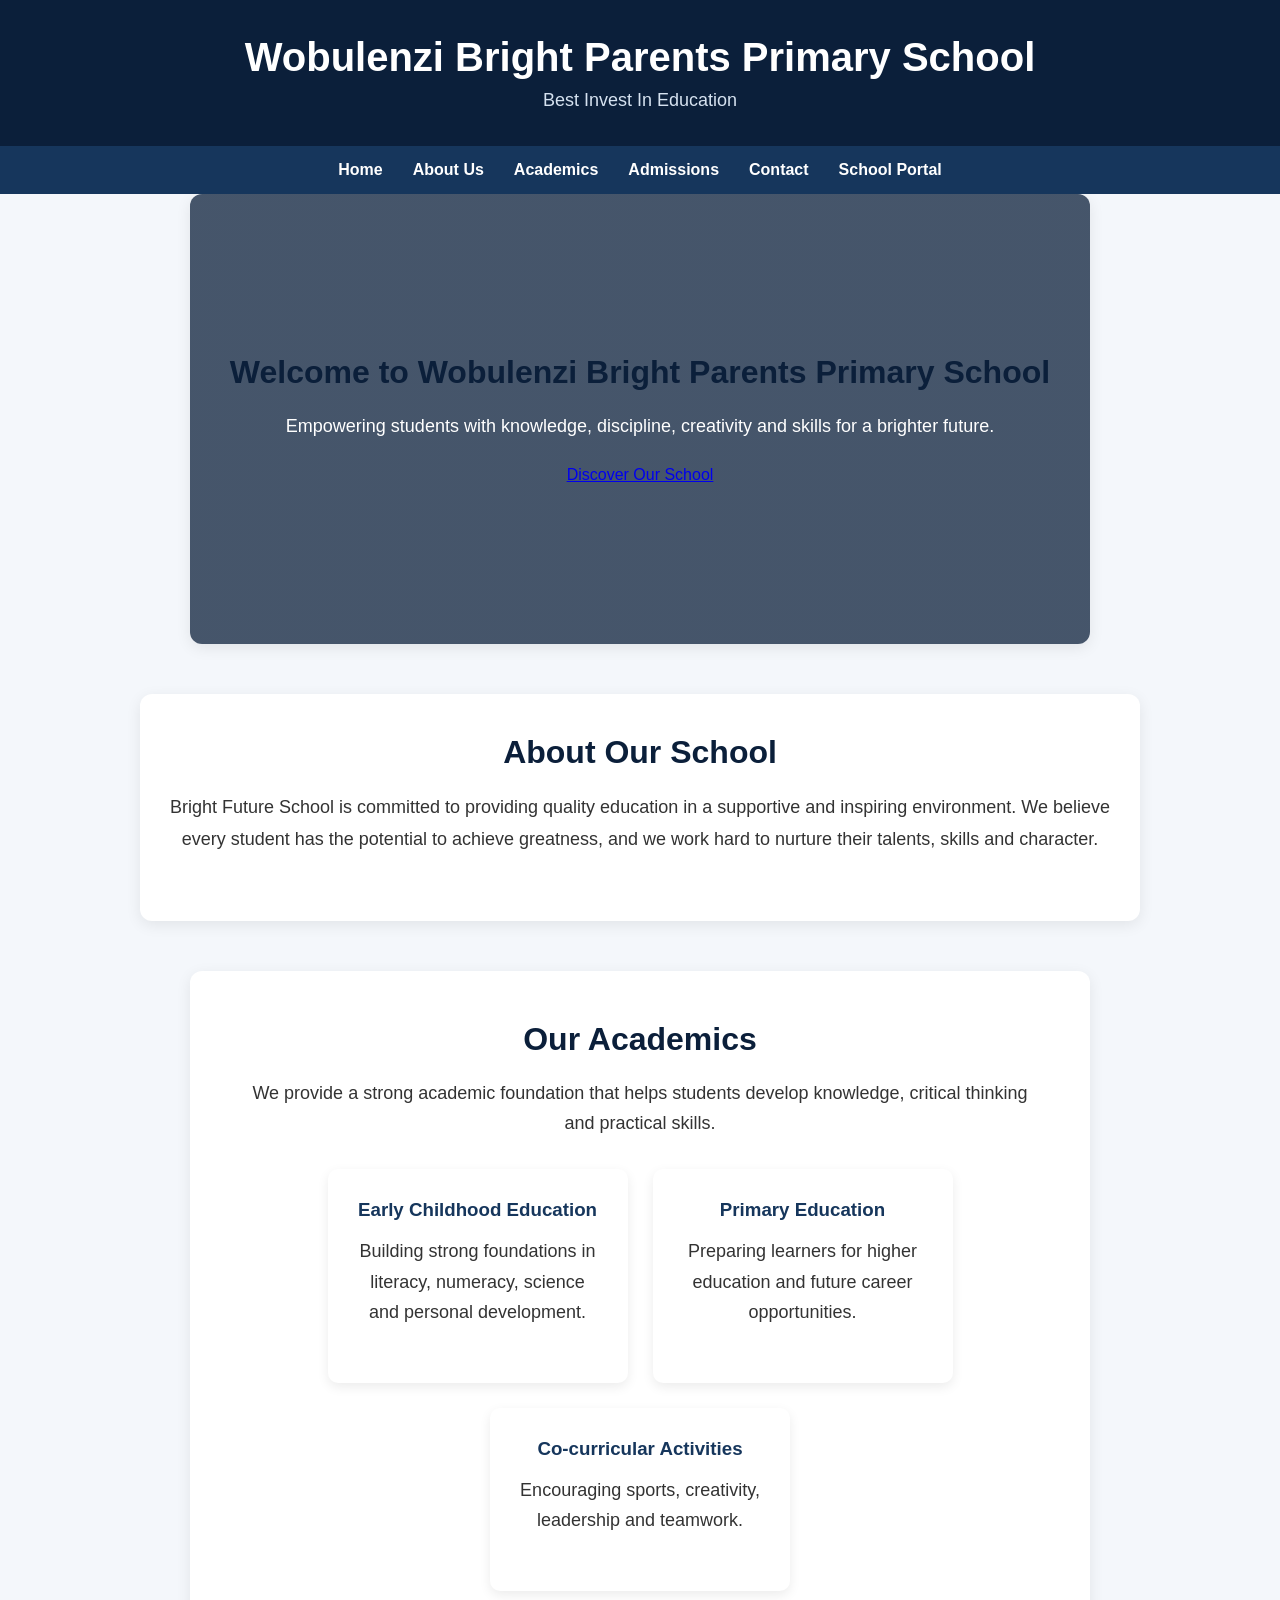
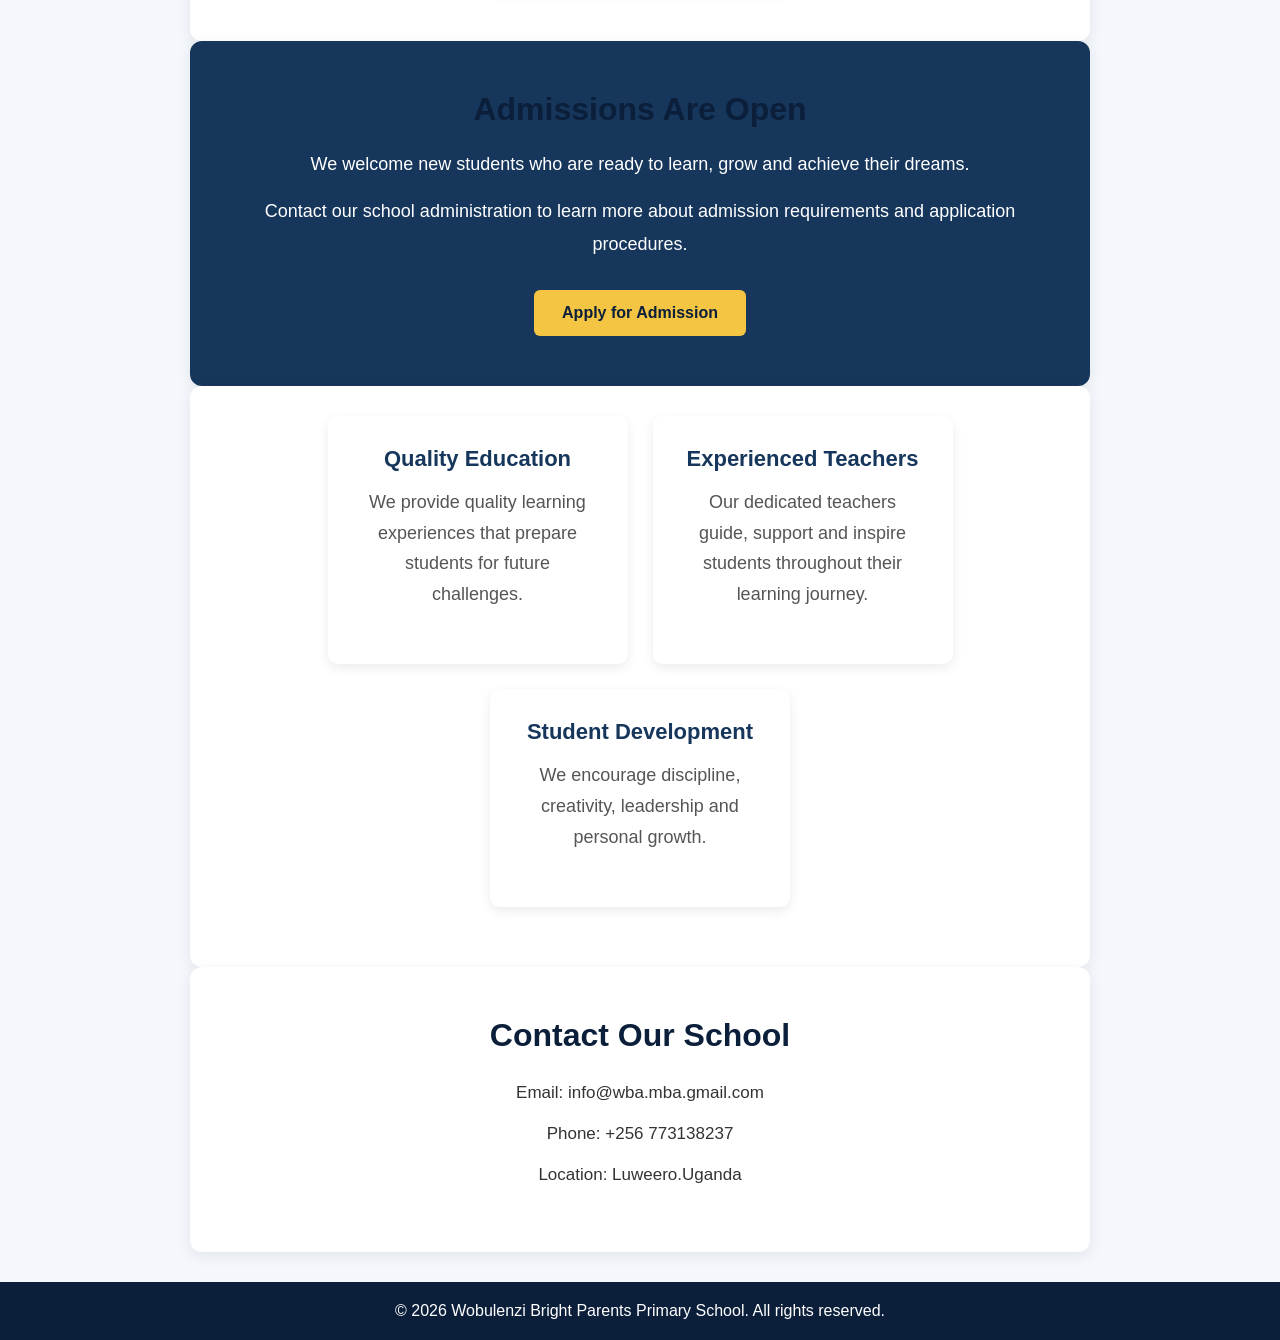
<file: index.html>
<!DOCTYPE html>
<html lang="en">
<head>
    <meta charset="UTF-8">
    <meta name="viewport" content="width=device-width, initial-scale=1.0">

    <title>Bright Future School</title>

    <link rel="stylesheet" href="style.css">
</head>

<body>

    <!-- HEADER -->
    <header>
        <h1>Wobulenzi Bright Parents Primary School</h1>
        <p>Best Invest In Education</p>
    </header>

    <!-- NAVIGATION -->
   <nav>
    <a href="#home">Home</a>
    <a href="#about">About Us</a>
    <a href="#academics">Academics</a>
    <a href="#admissions">Admissions</a>
    <a href="#contact">Contact</a>
    <a href="login.html">School Portal</a>
</nav>

    <!-- HERO SECTION -->
    <section id="home" class="hero">

    <div class="hero-content">

        <h2>Welcome to Wobulenzi Bright Parents Primary School</h2>

        <p>
            Empowering students with knowledge, discipline,
            creativity and skills for a brighter future.
        </p>

        <a href="#about" class="hero-button">
            Discover Our School
        </a>

    </div>

</section>
    

    <!-- ABOUT SECTION -->
    <section id="about" class="about">
        <h2>About Our School</h2>

        <p>
            Bright Future School is committed to providing quality education
            in a supportive and inspiring environment. We believe every student
            has the potential to achieve greatness, and we work hard to nurture
            their talents, skills and character.
        </p>
    </section>
    <!-- ACADEMICS SECTION -->

<section id="academics" class="academics">

    <h2>Our Academics</h2>

    <p>
        We provide a strong academic foundation that helps students
        develop knowledge, critical thinking and practical skills.
    </p>

    <div class="academic-levels">

        <div class="academic-card">
            <h3>Early Childhood Education</h3>
            <p>
                Building strong foundations in literacy, numeracy,
                science and personal development.
            </p>
        </div>

        <div class="academic-card">
            <h3>Primary Education</h3>
            <p>
                Preparing learners for higher education and
                future career opportunities.
            </p>
        </div>

        <div class="academic-card">
            <h3>Co-curricular Activities</h3>
            <p>
                Encouraging sports, creativity, leadership
                and teamwork.
            </p>
        </div>

    </div>

</section>
<!-- ADMISSIONS SECTION -->

<section id="admissions" class="admissions">

    <h2>Admissions Are Open</h2>

    <p>
        We welcome new students who are ready to learn,
        grow and achieve their dreams.
    </p>

    <p>
        Contact our school administration to learn more
        about admission requirements and application procedures.
    </p>

    <button>Apply for Admission</button>

</section>

    <!-- FEATURES SECTION -->
    <section class="features">

        <div class="feature-card">
            <h3>Quality Education</h3>
            <p>
                We provide quality learning experiences that prepare
                students for future challenges.
            </p>
        </div>

        <div class="feature-card">
            <h3>Experienced Teachers</h3>
            <p>
                Our dedicated teachers guide, support and inspire
                students throughout their learning journey.
            </p>
        </div>

        <div class="feature-card">
            <h3>Student Development</h3>
            <p>
                We encourage discipline, creativity, leadership
                and personal growth.
            </p>
        </div>

    </section>
    <!-- CONTACT SECTION -->

<section id="contact" class="contact">

    <h2>Contact Our School</h2>

    <p>Email: info@wba.mba.gmail.com</p>

    <p>Phone: +256 773138237</p>

    <p>Location: Luweero.Uganda</p>

</section>

    <!-- FOOTER -->
    <footer>
        <p>&copy; 2026 Wobulenzi Bright Parents Primary School. All rights reserved.</p>
    </footer>

</body>
</html>
</file>
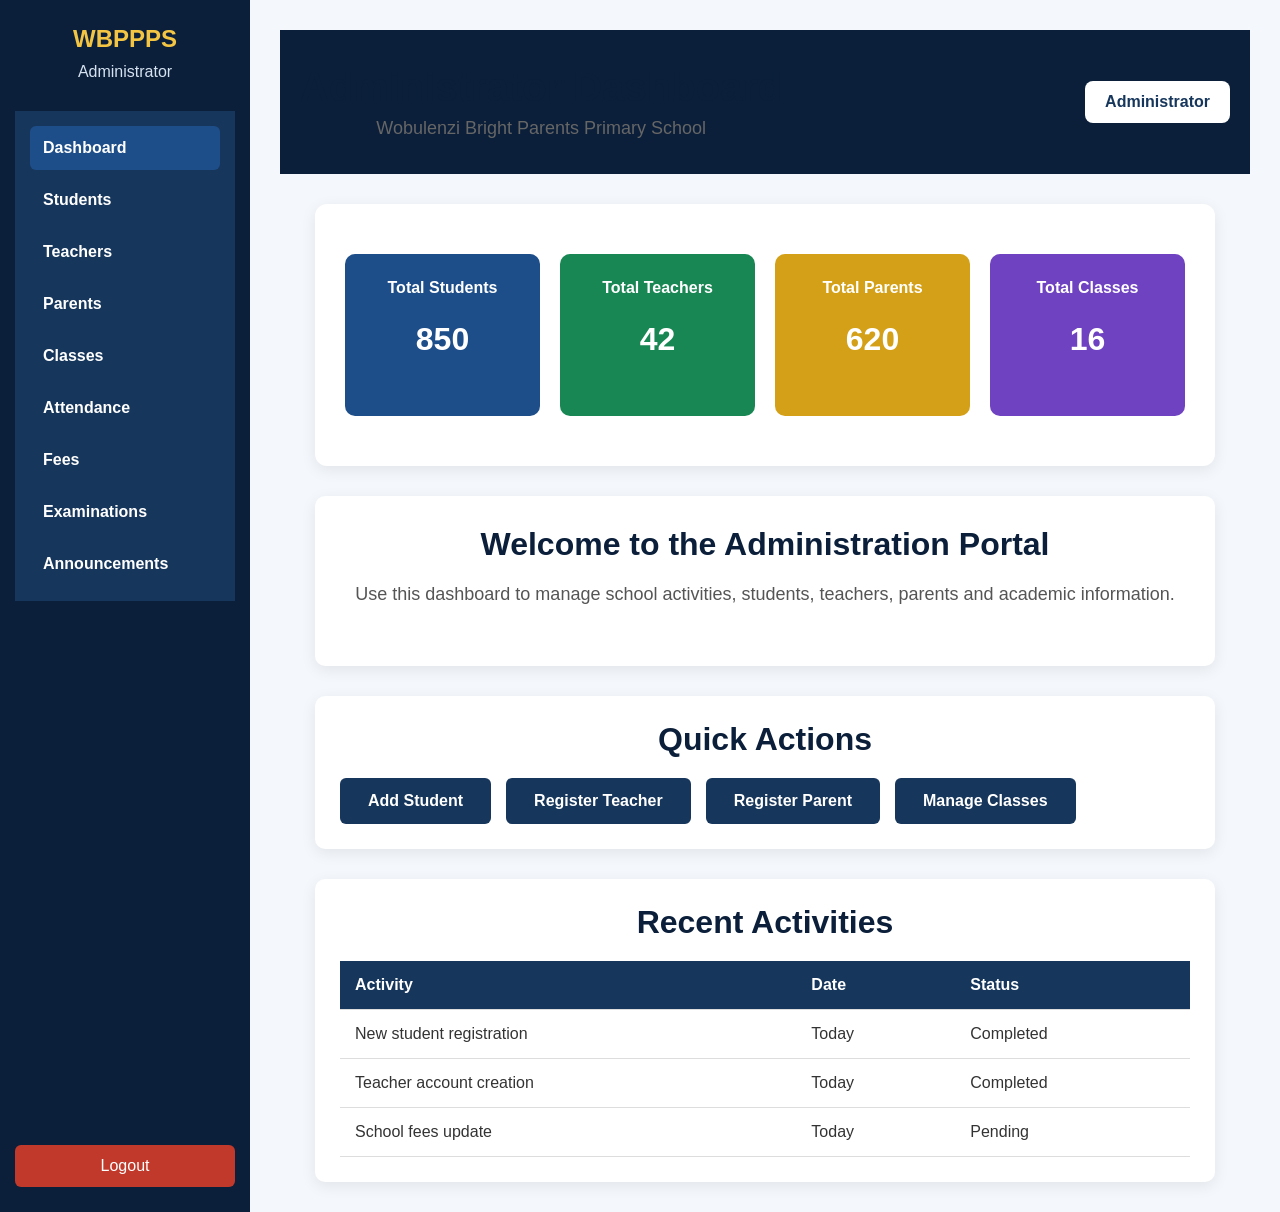
<file: admin.html>
<!DOCTYPE html>
<html lang="en">
<head>

    <meta charset="UTF-8">
    <meta name="viewport" content="width=device-width, initial-scale=1.0">

    <title>Administrator Dashboard | Wobulenzi Bright Parents</title>

    <link rel="stylesheet" href="style.css">

</head>

<body>

    <!-- DASHBOARD SIDEBAR -->

    <div class="dashboard-container">

        <aside class="sidebar">

            <h2>WBPPPS</h2>

            <p>Administrator</p>

            <nav class="dashboard-nav">

                <a href="#" class="active">Dashboard</a>

                <a href="#">Students</a>

                <a href="#">Teachers</a>

                <a href="#">Parents</a>

                <a href="#">Classes</a>

                <a href="#">Attendance</a>

                <a href="#">Fees</a>

                <a href="#">Examinations</a>

                <a href="#">Announcements</a>

            </nav>

            <a href="login.html" class="logout-button">Logout</a>

        </aside>


        <!-- MAIN DASHBOARD -->

        <main class="dashboard-main">

            <header class="dashboard-header">

                <div>
                    <h1>Administrator Dashboard</h1>

                    <p>Wobulenzi Bright Parents Primary School</p>
                </div>

                <div class="admin-profile">
                    <span>Administrator</span>
                </div>

            </header>


            <!-- SUMMARY CARDS -->

            <section class="dashboard-cards">

                <div class="dashboard-card students-card">
                    <h3>Total Students</h3>
                    <p>850</p>
                </div>

                <div class="dashboard-card teachers-card">
                    <h3>Total Teachers</h3>
                    <p>42</p>
                </div>

                <div class="dashboard-card parents-card">
                    <h3>Total Parents</h3>
                    <p>620</p>
                </div>

                <div class="dashboard-card classes-card">
                    <h3>Total Classes</h3>
                    <p>16</p>
                </div>

            </section>


            <!-- WELCOME SECTION -->

            <section class="dashboard-welcome">

                <h2>Welcome to the Administration Portal</h2>

                <p>
                    Use this dashboard to manage school activities,
                    students, teachers, parents and academic information.
                </p>

            </section>


            <!-- QUICK ACTIONS -->

            <section class="quick-actions">

                <h2>Quick Actions</h2>

                <div class="action-buttons">

                    <button>Add Student</button>

                    <button>Register Teacher</button>

                    <button>Register Parent</button>

                    <button>Manage Classes</button>

                </div>

            </section>


            <!-- RECENT ACTIVITIES -->

            <section class="recent-activities">

                <h2>Recent Activities</h2>

                <table>

                    <thead>

                        <tr>
                            <th>Activity</th>
                            <th>Date</th>
                            <th>Status</th>
                        </tr>

                    </thead>

                    <tbody>

                        <tr>
                            <td>New student registration</td>
                            <td>Today</td>
                            <td>Completed</td>
                        </tr>

                        <tr>
                            <td>Teacher account creation</td>
                            <td>Today</td>
                            <td>Completed</td>
                        </tr>

                        <tr>
                            <td>School fees update</td>
                            <td>Today</td>
                            <td>Pending</td>
                        </tr>

                    </tbody>

                </table>

            </section>


        </main>

    </div>

</body>
</html>
</file>
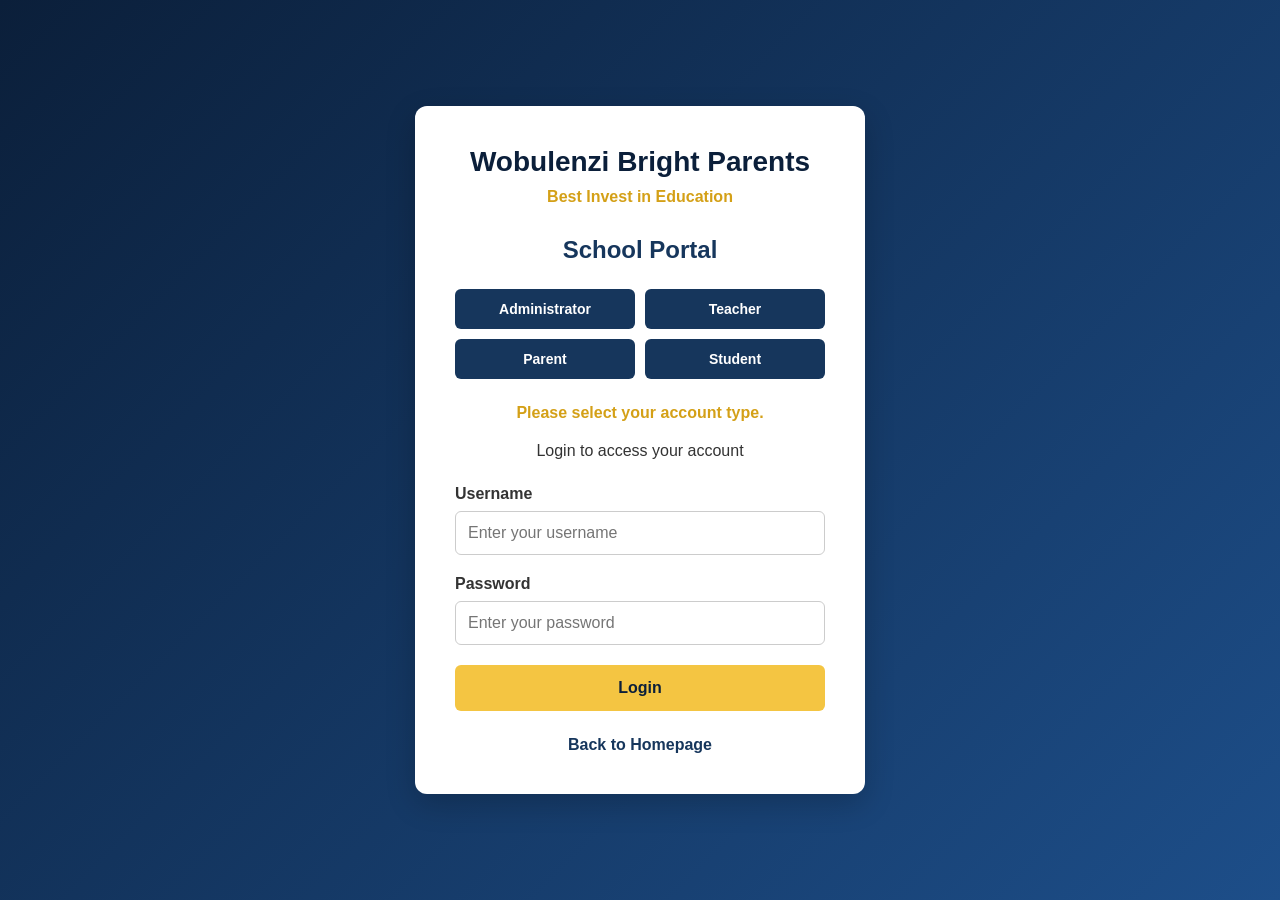
<file: login.html>
<!DOCTYPE html>
<html lang="en">
<head>
    <meta charset="UTF-8">
    <meta name="viewport" content="width=device-width, initial-scale=1.0">

    <title>School Portal Login - Wobulenzi Bright Parents</title>

    <link rel="stylesheet" href="style.css">
</head>
<script src="script.js"></script>
<body>

    <div class="login-container">

        <div class="login-box">

            <h1>Wobulenzi Bright Parents</h1>

            <p class="motto">Best Invest in Education</p>

            <h2>School Portal</h2>

<div class="user-roles">

    <button type="button" class="role-button" onclick="selectRole('Administrator')">
        Administrator
    </button>

    <button type="button" class="role-button" onclick="selectRole('Teacher')">
        Teacher
    </button>

    <button type="button" class="role-button" onclick="selectRole('Parent')">
        Parent
    </button>

    <button type="button" class="role-button" onclick="selectRole('Student')">
        Student
    </button>

</div>

<p id="selected-role">Please select your account type.</p>

            <p>Login to access your account</p>

            <form id="login-form">

    <label for="username">Username</label>

    <input
        type="text"
        id="username"
        placeholder="Enter your username"
        required
    >

    <label for="password">Password</label>

    <input
        type="password"
        id="password"
        placeholder="Enter your password"
        required
    >

    <button type="submit">Login</button>

</form>

            <a href="index.html" class="back-home">
                Back to Homepage
            </a>

        </div>

    </div>

</body>
</html>
</file>
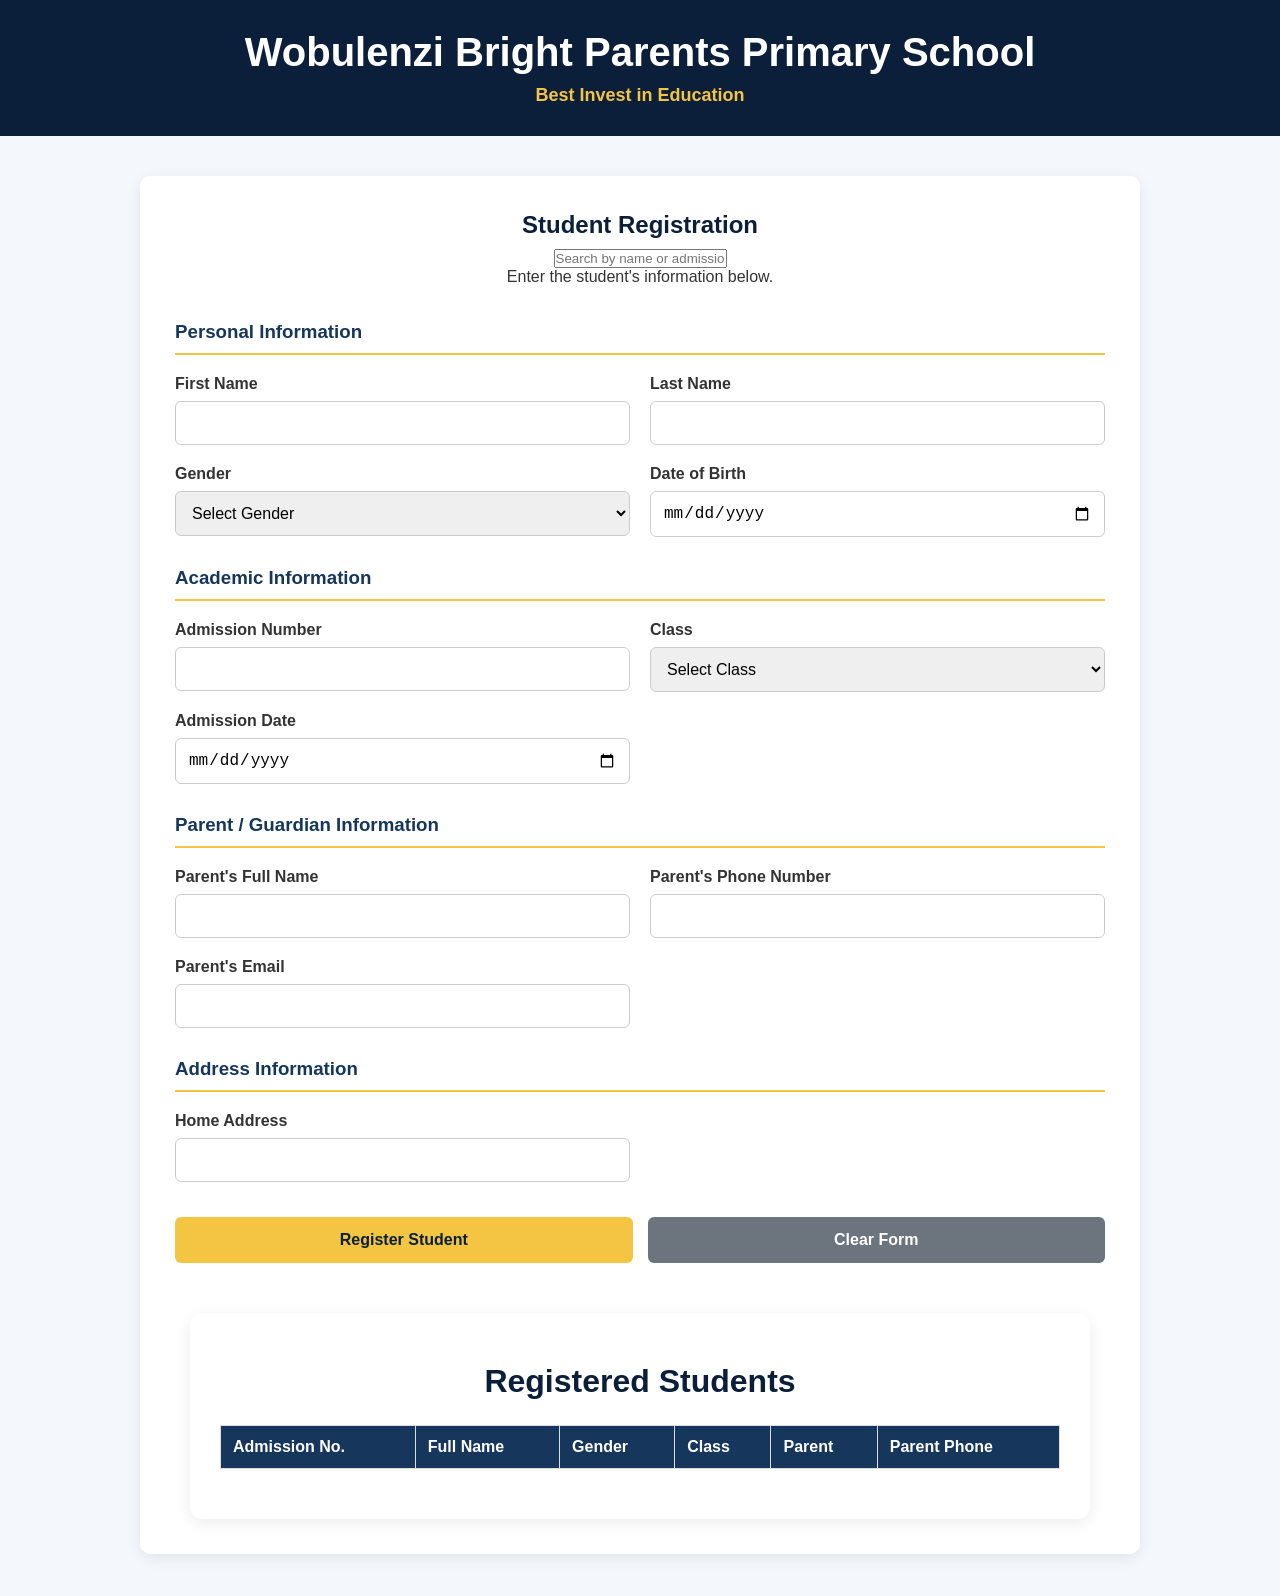
<file: students.html>
<!DOCTYPE html>
<html lang="en">
<head>
    <meta charset="UTF-8">
    <meta name="viewport" content="width=device-width, initial-scale=1.0">

    <title>Student Registration | Wobulenzi Bright Parents</title>

    <link rel="stylesheet" href="style.css">
</head>

<body>

    <div class="student-page">

        <header class="student-header">

            <h1>Wobulenzi Bright Parents Primary School</h1>

            <p>Best Invest in Education</p>

        </header>


        <main class="student-container">

            <div class="student-title">

                <h2>Student Registration</h2>
<input 
    type="text" 
    id="search-student" 
    placeholder="Search by name or admission number..."
>
                <p>Enter the student's information below.</p>

            </div>


            <form id="student-form">

                <!-- PERSONAL INFORMATION -->

                <h3>Personal Information</h3>

                <div class="form-grid">

                    <div class="form-group">

                        <label for="first-name">First Name</label>

                        <input type="text" id="first-name" required>

                    </div>


                    <div class="form-group">

                        <label for="last-name">Last Name</label>

                        <input type="text" id="last-name" required>

                    </div>


                    <div class="form-group">

                        <label for="gender">Gender</label>

                        <select id="gender" required>

                            <option value="">Select Gender</option>

                            <option value="Male">Male</option>

                            <option value="Female">Female</option>

                        </select>

                    </div>


                    <div class="form-group">

                        <label for="date-of-birth">Date of Birth</label>

                        <input type="date" id="date-of-birth" required>

                    </div>

                </div>


                <!-- ACADEMIC INFORMATION -->

                <h3>Academic Information</h3>

                <div class="form-grid">

                    <div class="form-group">

                        <label for="admission-number">Admission Number</label>

                        <input type="text" id="admission-number" required>

                    </div>


                    <div class="form-group">

                        <label for="class">Class</label>

                        <select id="class" required>

                            <option value="">Select Class</option>

                            <option>Primary One</option>

                            <option>Primary Two</option>

                            <option>Primary Three</option>

                            <option>Primary Four</option>

                            <option>Primary Five</option>

                            <option>Primary Six</option>

                            <option>Primary Seven</option>

                        </select>

                    </div>


                    <div class="form-group">

                        <label for="admission-date">Admission Date</label>

                        <input type="date" id="admission-date" required>

                    </div>

                </div>


                <!-- PARENT INFORMATION -->

                <h3>Parent / Guardian Information</h3>

                <div class="form-grid">

                    <div class="form-group">

                        <label for="parent-name">Parent's Full Name</label>

                        <input type="text" id="parent-name" required>

                    </div>


                    <div class="form-group">

                        <label for="parent-phone">Parent's Phone Number</label>

                        <input type="tel" id="parent-phone" required>

                    </div>


                    <div class="form-group">

                        <label for="parent-email">Parent's Email</label>

                        <input type="email" id="parent-email">

                    </div>

                </div>


                <!-- ADDRESS -->

                <h3>Address Information</h3>

                <div class="form-grid">

                    <div class="form-group">

                        <label for="address">Home Address</label>

                        <input type="text" id="address">

                    </div>

                </div>


                <!-- BUTTONS -->

                <div class="student-buttons">

                    <button type="submit">Register Student</button>

                    <button type="reset" class="reset-button">Clear Form</button>

                </div>

            </form>
<!-- REGISTERED STUDENTS -->

<section class="registered-students">

    <h2>Registered Students</h2>

    <div class="table-container">

        <table id="students-table">

            <thead>

                <tr>
                    <th>Admission No.</th>
                    <th>Full Name</th>
                    <th>Gender</th>
                    <th>Class</th>
                    <th>Parent</th>
                    <th>Parent Phone</th>
                </tr>

            </thead>

            <tbody id="students-list">

            </tbody>

        </table>

    </div>

</section>
        </main>

    </div>
<script src="script.js"></script>

</body>
</html>
</file>
<file: style.css>
/* GENERAL STYLING */

* {
    margin: 0;
    padding: 0;
    box-sizing: border-box;
}

body {
    font-family: Arial, sans-serif;
    background-color: #f4f7fb;
    color: #333;
}


/* HEADER */

header {
    background-color: #0b1f3a;
    color: white;
    text-align: center;
    padding: 35px 20px;
}

header h1 {
    font-size: 40px;
    margin-bottom: 10px;
}

header p {
    font-size: 18px;
    color: #d6e2f0;
}


/* NAVIGATION BAR */

nav {
    background-color: #16365c;
    display: flex;
    justify-content: center;
    padding: 15px;
    gap: 30px;
}

nav a {
    color: white;
    text-decoration: none;
    font-size: 16px;
    font-weight: bold;
}

nav a:hover {
    color: #f4c542;
}


/* MAIN CONTENT */

main {
    padding: 60px 20px;
}

section {
    max-width: 900px;
    margin: auto;
    text-align: center;
    background-color: white;
    padding: 50px 30px;
    border-radius: 12px;
    box-shadow: 0 4px 15px rgba(0, 0, 0, 0.08);
}

section h2 {
    font-size: 32px;
    color: #0b1f3a;
    margin-bottom: 20px;
}

section p {
    font-size: 18px;
    line-height: 1.7;
    margin-bottom: 25px;
}


/* BUTTON */

button {
    background-color: #f4c542;
    color: #0b1f3a;
    border: none;
    padding: 14px 28px;
    font-size: 16px;
    font-weight: bold;
    border-radius: 6px;
    cursor: pointer;
}

button:hover {
    background-color: #e0b52f;
}


/* FOOTER */

footer {
    background-color: #0b1f3a;
    color: white;
    text-align: center;
    padding: 20px;
    margin-top: 30px;
}
/* HERO SECTION */

.hero {
    background:
        linear-gradient(rgba(11, 31, 58, 0.75),
        rgba(11, 31, 58, 0.75)),
        url("https://images.unsplash.com/photo-1509062522246-3755977927d7");

    background-size: cover;
    background-position: center;

    color: white;
    min-height: 450px;

    display: flex;
    justify-content: center;
    align-items: center;

    text-align: center;
    padding: 40px 20px;
}


/* ABOUT SECTION */

.about {
    max-width: 1000px;
    margin: 50px auto;
    padding: 40px 25px;
    text-align: center;
    background-color: white;
}

.about h2 {
    color: #0b1f3a;
    font-size: 32px;
    margin-bottom: 20px;
}

.about p {
    font-size: 18px;
    line-height: 1.8;
}


/* FEATURES SECTION */

.features {
    display: flex;
    justify-content: center;
    gap: 25px;
    flex-wrap: wrap;
    padding: 30px 20px 60px;
}

.feature-card {
    background-color: white;
    width: 300px;
    padding: 30px;
    border-radius: 10px;
    box-shadow: 0 4px 12px rgba(0, 0, 0, 0.08);
    text-align: center;
}

.feature-card h3 {
    color: #16365c;
    margin-bottom: 15px;
    font-size: 22px;
}

.feature-card p {
    line-height: 1.7;
    color: #555;
}
/* ACADEMICS SECTION */

.academics {
    text-align: center;
    padding: 50px 20px;
}

.academics h2 {
    color: #0b1f3a;
    font-size: 32px;
    margin-bottom: 20px;
}

.academics > p {
    max-width: 800px;
    margin: 0 auto 30px;
    line-height: 1.7;
}

.academic-levels {
    display: flex;
    justify-content: center;
    gap: 25px;
    flex-wrap: wrap;
}

.academic-card {
    background-color: white;
    width: 300px;
    padding: 30px;
    border-radius: 10px;
    box-shadow: 0 4px 12px rgba(0, 0, 0, 0.08);
}

.academic-card h3 {
    color: #16365c;
    margin-bottom: 15px;
}

.academic-card p {
    line-height: 1.7;
}


/* ADMISSIONS SECTION */

.admissions {
    background-color: #16365c;
    color: white;
    text-align: center;
    padding: 50px 25px;
}

.admissions h2 {
    font-size: 32px;
    margin-bottom: 20px;
}

.admissions p {
    line-height: 1.8;
    margin-bottom: 15px;
}

.admissions button {
    margin-top: 15px;
}


/* CONTACT SECTION */

.contact {
    text-align: center;
    padding: 50px 20px;
    background-color: white;
}

.contact h2 {
    color: #0b1f3a;
    font-size: 32px;
    margin-bottom: 25px;
}

.contact p {
    margin: 12px 0;
    font-size: 17px;
}
/* IMPROVED NAVIGATION */

nav {
    position: sticky;
    top: 0;
    z-index: 1000;
}

nav a {
    transition: 0.3s;
}

nav a:hover {
    color: #f4c542;
    transform: translateY(-2px);
}
/* RESPONSIVE DESIGN */

@media (max-width: 768px) {

    header h1 {
        font-size: 30px;
    }

    nav {
        flex-wrap: wrap;
        gap: 15px;
    }

    .hero h2 {
        font-size: 30px;
    }

    .hero p {
        font-size: 17px;
    }

    .about h2,
    .academics h2,
    .admissions h2,
    .contact h2 {
        font-size: 26px;
    }

    .feature-card,
    .academic-card {
        width: 100%;
        max-width: 400px;
    }

    main {
        padding: 30px 15px;
    }
}
/* LOGIN PAGE */

.login-container {
    min-height: 100vh;

    display: flex;
    justify-content: center;
    align-items: center;

    background: linear-gradient(135deg, #0b1f3a, #1d4e89);

    padding: 20px;
}

.login-box {
    background-color: white;

    width: 100%;
    max-width: 450px;

    padding: 40px;

    border-radius: 12px;

    box-shadow: 0 10px 30px rgba(0, 0, 0, 0.2);

    text-align: center;
}

.login-box h1 {
    color: #0b1f3a;
    font-size: 28px;
    margin-bottom: 10px;
}

.motto {
    color: #d4a017;
    font-weight: bold;
    margin-bottom: 30px;
}

.login-box h2 {
    margin-bottom: 10px;
    color: #16365c;
}

.login-box form {
    text-align: left;
    margin-top: 25px;
}

.login-box label {
    display: block;
    margin-bottom: 8px;
    font-weight: bold;
}

.login-box input {
    width: 100%;
    padding: 12px;

    margin-bottom: 20px;

    border: 1px solid #ccc;
    border-radius: 6px;

    font-size: 16px;
}

.login-box button {
    width: 100%;
}

.back-home {
    display: inline-block;
    margin-top: 25px;

    color: #16365c;
    text-decoration: none;
    font-weight: bold;
}

.back-home:hover {
    color: #d4a017;
}
/* USER ROLE BUTTONS */

.user-roles {
    display: grid;
    grid-template-columns: 1fr 1fr;
    gap: 10px;
    margin: 25px 0;
}

.role-button {
    background-color: #16365c;
    color: white;
    padding: 12px;
    border-radius: 6px;
    font-size: 14px;
}

.role-button:hover {
    background-color: #1d4e89;
}

#selected-role {
    color: #d4a017;
    font-weight: bold;
    margin-bottom: 20px;
}
/* ============================= */
/* ADMINISTRATOR DASHBOARD */
/* ============================= */

.dashboard-container {
    display: flex;
    min-height: 100vh;
    background-color: #f4f7fb;
}


/* SIDEBAR */

.sidebar {
    width: 250px;
    background-color: #0b1f3a;
    color: white;
    padding: 25px 15px;
    display: flex;
    flex-direction: column;
}

.sidebar h2 {
    text-align: center;
    margin-bottom: 10px;
    color: #f4c542;
}

.sidebar > p {
    text-align: center;
    margin-bottom: 30px;
    color: #d6e2f0;
}

.dashboard-nav {
    display: flex;
    flex-direction: column;
    gap: 8px;
}

.dashboard-nav a {
    color: white;
    text-decoration: none;
    padding: 13px;
    border-radius: 6px;
}

.dashboard-nav a:hover,
.dashboard-nav a.active {
    background-color: #1d4e89;
}

.logout-button {
    margin-top: auto;
    display: block;
    text-align: center;
    padding: 12px;
    background-color: #c0392b;
    color: white;
    text-decoration: none;
    border-radius: 6px;
}


/* MAIN AREA */

.dashboard-main {
    flex: 1;
    padding: 30px;
    min-width: 0;
}


/* HEADER */

.dashboard-header {
    display: flex;
    justify-content: space-between;
    align-items: center;
    flex-wrap: wrap;
    gap: 15px;
    margin-bottom: 30px;
}

.dashboard-header h1 {
    color: #0b1f3a;
    margin-bottom: 8px;
}

.dashboard-header p {
    color: #666;
}

.admin-profile {
    background-color: white;
    padding: 12px 20px;
    border-radius: 8px;
    font-weight: bold;
    color: #16365c;
}


/* SUMMARY CARDS */

.dashboard-cards {
    display: grid;
    grid-template-columns: repeat(4, 1fr);
    gap: 20px;
    margin-bottom: 30px;
}

.dashboard-card {
    padding: 25px;
    border-radius: 10px;
    color: white;
}

.dashboard-card h3 {
    font-size: 16px;
    margin-bottom: 15px;
}

.dashboard-card p {
    font-size: 32px;
    font-weight: bold;
}

.students-card {
    background-color: #1d4e89;
}

.teachers-card {
    background-color: #198754;
}

.parents-card {
    background-color: #d4a017;
}

.classes-card {
    background-color: #6f42c1;
}


/* WELCOME SECTION */

.dashboard-welcome {
    background-color: white;
    padding: 30px;
    border-radius: 10px;
    margin-bottom: 30px;
}

.dashboard-welcome h2 {
    color: #0b1f3a;
    margin-bottom: 15px;
}

.dashboard-welcome p {
    line-height: 1.8;
    color: #555;
}


/* QUICK ACTIONS */

.quick-actions {
    background-color: white;
    padding: 25px;
    border-radius: 10px;
    margin-bottom: 30px;
}

.quick-actions h2 {
    margin-bottom: 20px;
    color: #0b1f3a;
}

.action-buttons {
    display: flex;
    gap: 15px;
    flex-wrap: wrap;
}

.action-buttons button {
    background-color: #16365c;
    color: white;
}


/* RECENT ACTIVITIES */

.recent-activities {
    background-color: white;
    padding: 25px;
    border-radius: 10px;
}

.recent-activities h2 {
    color: #0b1f3a;
    margin-bottom: 20px;
}

.recent-activities table {
    width: 100%;
    border-collapse: collapse;
}

.recent-activities th,
.recent-activities td {
    padding: 15px;
    text-align: left;
    border-bottom: 1px solid #ddd;
}

.recent-activities th {
    background-color: #16365c;
    color: white;
}


/* DASHBOARD RESPONSIVENESS */

@media (max-width: 1000px) {

    .dashboard-cards {
        grid-template-columns: repeat(2, 1fr);
    }

}


@media (max-width: 700px) {

    .dashboard-container {
        flex-direction: column;
    }

    .sidebar {
        width: 100%;
    }

    .dashboard-main {
        padding: 15px;
    }

    .dashboard-cards {
        grid-template-columns: 1fr;
    }

    .dashboard-header {
        flex-direction: column;
        align-items: flex-start;
    }

    .recent-activities {
        overflow-x: auto;
    }

}
/* STUDENT REGISTRATION PAGE */

.student-page {
    background-color: #f4f7fb;
    min-height: 100vh;
}

.student-header {
    background-color: #0b1f3a;
    color: white;
    text-align: center;
    padding: 30px 20px;
}

.student-header h1 {
    margin-bottom: 10px;
}

.student-header p {
    color: #f4c542;
    font-weight: bold;
}

.student-container {
    max-width: 1000px;
    margin: 40px auto;
    background-color: white;
    padding: 35px;
    border-radius: 10px;
    box-shadow: 0 4px 15px rgba(0, 0, 0, 0.08);
}

.student-title {
    text-align: center;
    margin-bottom: 35px;
}

.student-title h2 {
    color: #0b1f3a;
    margin-bottom: 10px;
}

.student-container form h3 {
    color: #16365c;
    margin: 30px 0 20px;
    border-bottom: 2px solid #f4c542;
    padding-bottom: 10px;
}

.form-grid {
    display: grid;
    grid-template-columns: repeat(2, 1fr);
    gap: 20px;
}

.form-group {
    display: flex;
    flex-direction: column;
}

.form-group label {
    font-weight: bold;
    margin-bottom: 8px;
}

.form-group input,
.form-group select {
    padding: 12px;
    border: 1px solid #ccc;
    border-radius: 6px;
    font-size: 16px;
    width: 100%;
}

.student-buttons {
    display: flex;
    gap: 15px;
    margin-top: 35px;
}

.student-buttons button {
    flex: 1;
}

.reset-button {
    background-color: #6c757d;
    color: white;
}

.reset-button:hover {
    background-color: #555e66;
}

@media (max-width: 650px) {

    .student-container {
        margin: 15px;
        padding: 20px;
    }

    .form-grid {
        grid-template-columns: 1fr;
    }

    .student-buttons {
        flex-direction: column;
    }

}
/* REGISTERED STUDENTS TABLE */

.registered-students {
    margin-top: 50px;
}

.registered-students h2 {
    color: #0b1f3a;
    margin-bottom: 25px;
}

.table-container {
    width: 100%;
    overflow-x: auto;
}

.registered-students table {
    width: 100%;
    border-collapse: collapse;
    background-color: white;
}

.registered-students th,
.registered-students td {
    border: 1px solid #ddd;
    padding: 12px;
    text-align: left;
}

.registered-students th {
    background-color: #16365c;
    color: white;
}

.registered-students tbody tr:nth-child(even) {
    background-color: #f4f7fb;
}

.registered-students tbody tr:hover {
    background-color: #e8f0fa;
}
</file>
